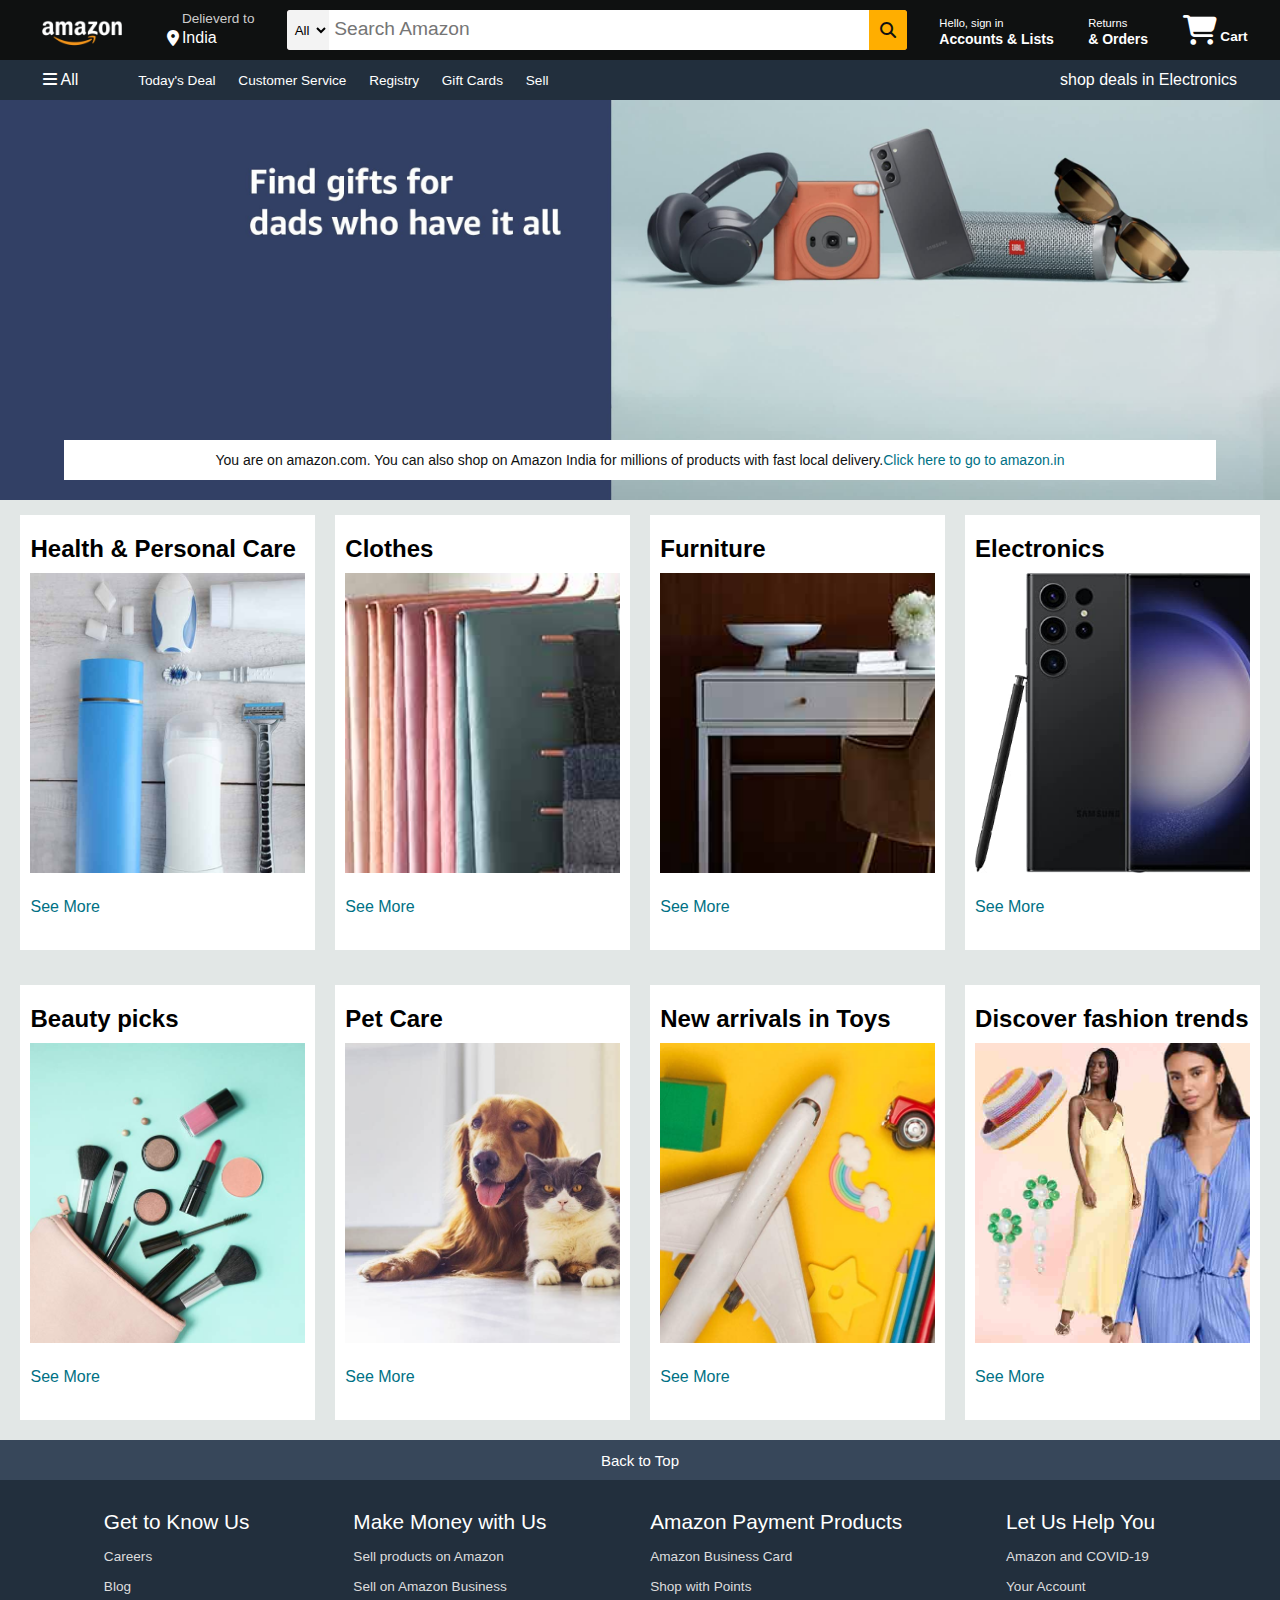
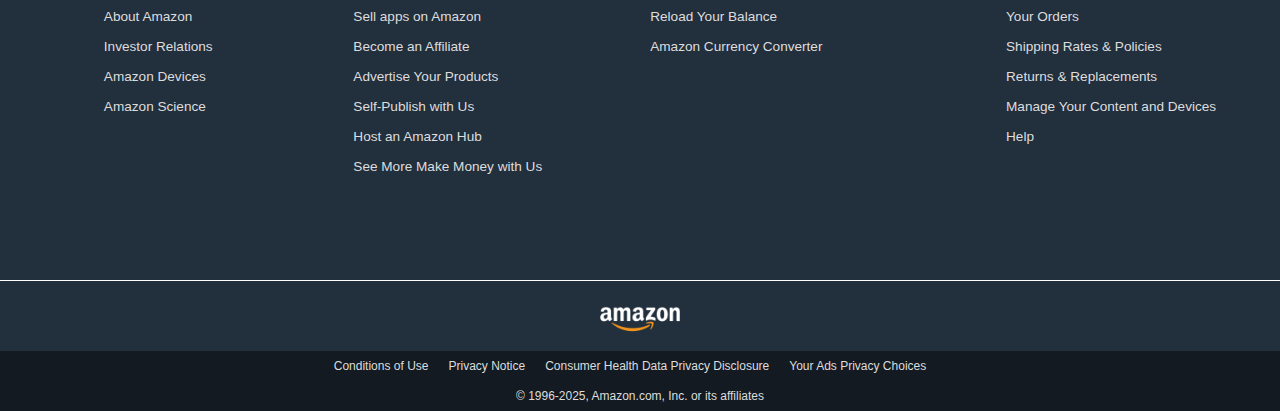
<file: index.html>
<!DOCTYPE html>
<html lang="en">
<head>
    <meta charset="UTF-8">
    <meta name="viewport" content="width=device-width, initial-scale=1.0">
    <title>project</title>
    <link rel="stylesheet" href = "stylepro.css">
    <link rel="stylesheet" href ="https://cdnjs.cloudflare.com/ajax/libs/font-awesome/6.7.2/css/all.min.css">
</head>
<body>
    <!-- header -->



    <header>
   <div class = "navbar">

<div class = "nav-logo border ">
    <div class="logo"></div>
   </div>

   <div class="nav-address border">
    <p class="add1" >Delieverd to</p>
    <div class="ad-icon">
<i class="fa-solid fa-location-dot"></i>
        <p class ="add2">India</p>
    </div>
   </div>
   <div class="nav-search">
    <select class="search-sel">
        <option>All</option>
     </select>
    <input placeholder="Search Amazon" class="search-input">
   <div class="search-icon"> <i class="fa-solid fa-magnifying-glass"></i></div>
   </div>
   <div class="nav-sign border">
    <p><span>Hello, sign in</span></p>
    <p class="nav-second">Accounts & Lists</p>
   </div>
    <div class="nav-return border">
    <p><span>Returns</span></p>
    <p class="nav-second">& Orders</p>
    </div>


    <div class="nav-cart border">
        <i class="fa-solid fa-cart-shopping"></i>
    Cart
    </div>
   </div>


    <!-- panel -->

   <div class="panel">
    <div class="panel-all border">
<i class="fa-solid fa-bars"></i>
       All 
    </div>
<div class="panel-ops">
    <p class ="p1">Today's Deal </p>
    <p class ="p2">Customer Service</p>
    <p class ="p3">Registry</p>
    <p class ="p4">Gift Cards</p>
    <p class ="p5">Sell</p>
</div>
<div class ="panel-deals border">
<p>shop deals in Electronics</p></div>
   </div>
 </header>
 <div class="hero-sec">
 <div class="hero-txt">
    You are on amazon.com. You can also shop on Amazon India for millions of products with fast local delivery. <a> Click here to go to amazon.in </a>
 </div></div>




<div class="shop-sec">
        <div class="box">
        <div class="box-content">
        <h2> Health & Personal Care </h2>
        <div class="box-img1" style ="background-image: url('box2_image.jpg');"></style>
         </div>
    <p> See More</p></div></div>
    <div class="box"> <div class="box-content">
        <h2> Clothes</h2>
        <div class="box-img1" style ="background-image: url('box1_image.jpg');"></style>
         </div>
    <p> See More</p></div></div>
    <div class="box"> <div class="box-content">
        <h2> Furniture </h2>
        <div class="box-img1" style ="background-image: url('box3_image.jpg');"></style>
         </div>
    <p> See More</p></div></div>
    <div class="box"> <div class="box-content">
        <h2> Electronics  </h2>
        <div class="box-img1" style ="background-image: url('box4_image.jpg');"></style>
         </div>
    <p> See More</p></div></div>
            <div class="box">
        <div class="box-content">
        <h2> Beauty picks </h2>
        <div class="box-img1" style ="background-image: url('box5_image.jpg');"></style>
         </div>
    <p> See More</p></div></div>
    <div class="box"> <div class="box-content">
        <h2> Pet Care </h2>
        <div class="box-img1" style ="background-image: url('box6_image.jpg');"></style>
         </div>
    <p> See More</p></div></div>
    <div class="box"> <div class="box-content">
        <h2> New arrivals in Toys </h2>
        <div class="box-img1" style ="background-image: url('box7_image.jpg');"></style>
         </div>
    <p> See More</p></div></div>
    <div class="box"> <div class="box-content">
        <h2> Discover fashion trends</h2>
        <div class="box-img1" style ="background-image: url('box8_image.jpg');"></style>
         </div>
    <p> See More</p></div></div>

</div>

<footer>
    <div class="foot-panel1">
        Back to Top
    </div>
    <div class="foot-panel2">
        <ul>
            <p>Get to Know Us</p>
<a>Careers</a>
<a> Blog</a>
<a>About Amazon</a>
<a>Investor Relations</a>
<a>Amazon Devices</a>
<a>Amazon Science</a>
        </ul>

          <ul>
            <p>Make Money with Us</p>
<a>Sell products on Amazon</a>
<a>Sell on Amazon Business</a>
<a>Sell apps on Amazon</a>
<a>Become an Affiliate</a>
<a>Advertise Your Products</a>
<a>Self-Publish with Us</a>
<a>Host an Amazon Hub</a>
<a>See More Make Money with Us</a>
        </ul>

      <ul>
            <p>Amazon Payment Products</p>
<a>Amazon Business Card</a>
<a>Shop with Points</a>
<a>Reload Your Balance</a>
<a>Amazon Currency Converter</a>
        </ul>
        

         <ul>
            <p>Let Us Help You</p>
<a>Amazon and COVID-19</a>
<a>Your Account</a>
<a>Your Orders</a>
<a>Shipping Rates & Policies</a>
<a>Returns & Replacements</a>
<a>Manage Your Content and Devices</a>
<a>Help</a> </ul>
    </div>
    <div class="foot-panel3">
        <div class="logoo"></div>
    </div>
    <div class="foot-pages">
       <a> Conditions of Use</a>
<a>Privacy Notice</a>
<a>Consumer Health Data Privacy Disclosure</a>
<a>Your Ads Privacy Choices</a>
    </div>
    <div class="foot-end">
        <a>© 1996-2025, Amazon.com, Inc. or its affiliates</a>
    </div>
</footer> 
</body>
</html>
</file>
<file: stylepro.css>
*{
    margin : 0;
    font-family: Arial;
    border:border-box;
    
}
.navbar{
    height : 60px;
    background-color: #0f1111;
    color:white;
    display: flex;
    justify-content: space-evenly;
    align-items: center;
}
.nav-logo{
    height:50px;
    width:100px;
}
.logo {
    background-image: url("amazon_logo.png");
    background-size:cover;
     height:50px;
    width: 100px;
}
.border{
border:2px solid transparent;
}
.border:hover{
    border:2px solid white;
} 
.add1{
    color:#cccccc;
    font-size:0.85rem;
    margin-left: 15px;
}
.add2{
   font-size:1rem;
   margin: 3px;
}
.ad-icon{
    display:flex;
    align-items: center;
}
.nav-search{
    display: flex;
    justify-content: space-evenly;
    align-items: center;
    background-color: pink;
    height:40px;
    width:620px;
    border-radius: 4px;
}
.nav-search:hover{
    border:2px solid orange
}


.search-sel{
    height:40px;
    background-color: #f3f3f3;
    width:50px;
    text-align: center;
    border-top-left-radius: 3px;
    border-bottom-left-radius: 3px;
    border:none;
}
.search-icon{
    height:40px;
    width:45px;
    display:flex;
    justify-content: center;
    align-items: center;
     font-size: 1rem;
     background-color:rgb(255, 174, 0);
       border-top-right-radius: 3px;
    border-bottom-right-radius:3px;
    color:#0f1111;
}
.search-input{
    border:none;
    height:23px;
    width:100%;
    font-size: 1.2rem;
    padding: 7px 10px 10px 5px;
    
}
span{
    font-size:0.7rem;

}
.nav-second{
    font-size: 14px;
    font-weight: 700;
}


.nav-cart i{
 font-size: 30px;
}
.nav-cart{
    font-size:0.85rem;
    font-weight:700;
}
.panel{
height:40px;
background-color:#222f3d;
display:flex;
color:white;
justify-content: space-evenly;
align-items: center;
}
.panel-ops p {
display:inline;
 margin-left:15px;
}
.panel-ops {
    width:70%;
    font-size:0.85rem;
}
.panel-deals{
    font: size 0.9em;
    font-weight: 700px;
}

    .p1 {
border:2px solid transparent;
}
.p1:hover{
    border:2px solid white;
} 
.p2{
    border:2px solid transparent;
}
.p2:hover{
    border:2px solid white;
}
.p3{
border:2px solid transparent;
}
.p3:hover{
    border:2px solid white;
}
.p4{
    border:2px solid transparent;
}
.p4:hover{
    border:2px solid white;
}
.p5{
border:2px solid transparent;
}
.p5:hover{
    border:2px solid white;
}

/* hero section */


.hero-sec{
    background-image: url("hero_image.jpg");
    background-size: cover;
    height:400px;
    display:flex;
    justify-content: center;
    align-items: flex-end;
}
.hero-txt{
    height:40px;
    background-color: white;
    color:#0f1111;
    display:flex;
    justify-content: center;
    align-items: center;
    margin-bottom: 20px;
    font-size:14px;
    width:90%;
}
.hero-txt a{
    color: #007185;
}

            /* shop  */



.shop-sec{
    background-color: #e2e7e6;
    height: 940px;
display:flex;
flex-wrap: wrap;
justify-content: space-evenly;
}
.box{
   
    height:400px;
    width:23%;
    background-color: white;
    padding : 20px 0px 15px;
    margin-top:15px;
}
.box-img1{
    height:300px;
    margin-top:10px;
    margin-bottom: 25px;
    background-size: cover;
}
.box-content{
      margin-left: 10px;
    margin-right: 10px;
}
.box-content p{
    color:#007185;
}

/* footer*/
.foot-panel1{
    background-color: #37475a;
    color:white;
    height:40px;
    display: flex;
    justify-content: center;
    align-items: center; 
     width:100%;
     font-size:15px;
}
.foot-panel2{
    background-color: #222f3d;
    height:400px;
    color:white;
    display:flex;
   justify-content: space-evenly;
}
ul a{
    display:block;
    font-size:0.85rem;
    margin-top:15px;
    color:#dddddd;
}
ul{
    margin-top:30px;
    font-size:1.3rem;
    font-family: 'Gill Sans';
    font-weight: 300px;
}
.foot-panel3{
    background-color: #222f3d;
    display:flex;
    justify-content: space-evenly;
    align-items: center;
    height:70px;
    border-top:0.85px solid white;
}
.logoo {
    background-image: url("amazon_logo.png");
    background-size:cover; 
     height:50px;
    width: 100px;
}
.foot-pages{
    height:30px;
    background-color: #131A22;
    color: #DDDDDD;
    display:flex;
    justify-content: center;
    align-items: center;
}
.foot-pages a{
   margin-right: 20px;
    font-size:12px;
}
.foot-end{
     height:30px;
    background-color: #131A22;
    color: #DDDDDD;
    display:flex;
    justify-content: center;
    align-items: center;
}
.foot-end a{
    font-size:12px;
}
</file>
